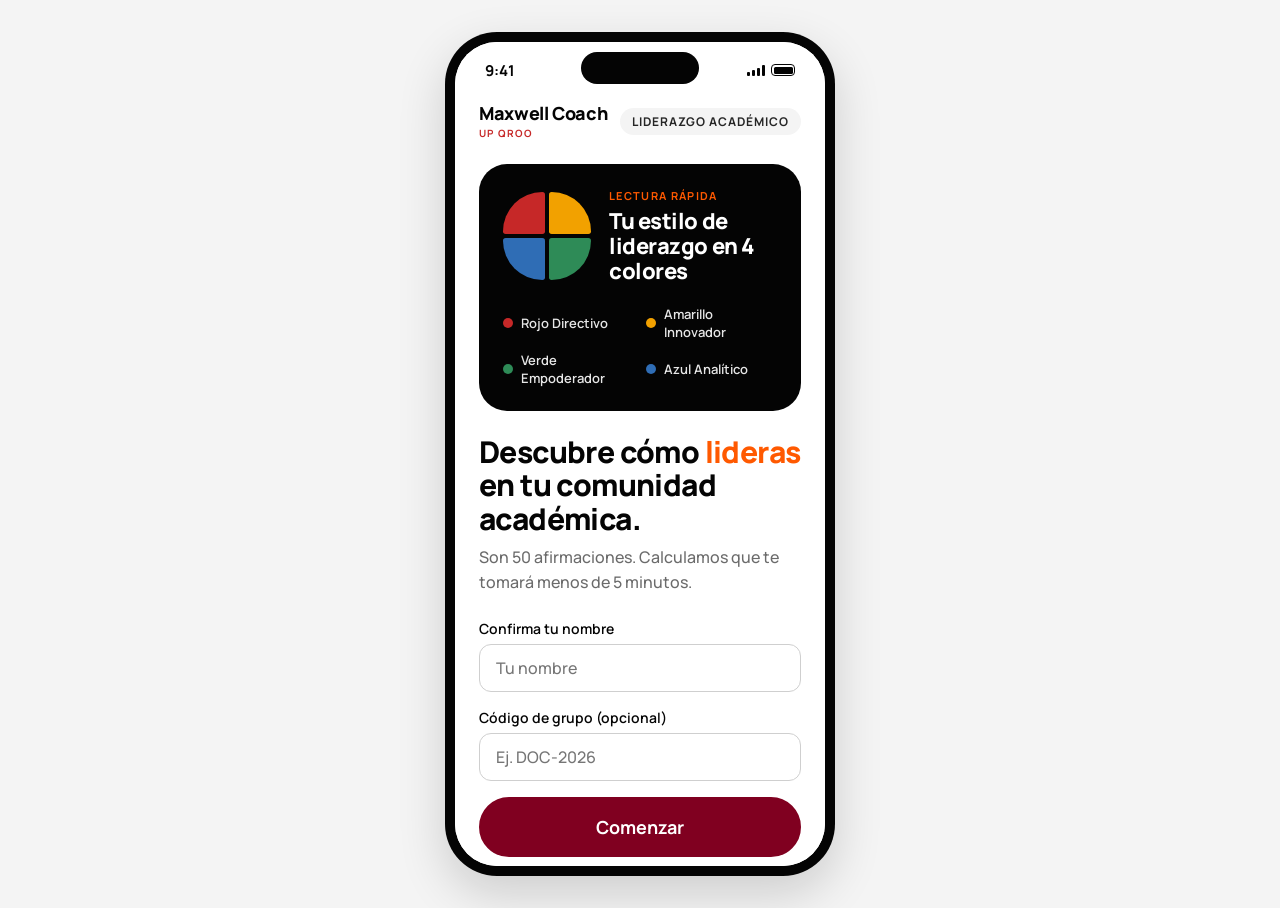
<file: docs/index.html>
<!DOCTYPE html>
<html lang="es-MX">
<head>
<meta charset="utf-8">
<meta name="viewport" content="width=device-width, initial-scale=1, viewport-fit=cover">
<meta name="theme-color" content="#FFFFFF">
<meta name="description" content="Maxwell Coach · UP QROO. Descubre tu estilo de liderazgo académico en 4 colores.">
<title>Maxwell Coach · Liderazgo académico</title>
<link rel="icon" href="data:image/svg+xml,%3Csvg xmlns='http://www.w3.org/2000/svg' viewBox='0 0 88 88'%3E%3Cpath fill='%23C62828' d='M42 42H0A42 42 0 0 1 42 0z'/%3E%3Cpath fill='%23F2A100' d='M46 42V0a42 42 0 0 1 42 42z'/%3E%3Cpath fill='%232F6DB5' d='M42 46v42A42 42 0 0 1 0 46z'/%3E%3Cpath fill='%232E8B57' d='M46 46h42a42 42 0 0 1-42 42z'/%3E%3C/svg%3E">
<link rel="stylesheet" href="styles.css?v=5">
<script src="config.js?v=5"></script>
<script src="app.js?v=5" defer></script>
</head>
<body>
<div id="mx-app">
  <div class="device">
    <div class="screen">
      <div class="notch"></div>
      <div class="statusbar" id="statusbar">
        <span>9:41</span>
        <span style="display:flex;align-items:center;gap:6px">
          <span style="display:flex;align-items:flex-end;gap:2px;height:11px"><span style="width:3px;height:4px;background:currentColor;border-radius:1px"></span><span style="width:3px;height:6px;background:currentColor;border-radius:1px"></span><span style="width:3px;height:8px;background:currentColor;border-radius:1px"></span><span style="width:3px;height:11px;background:currentColor;border-radius:1px"></span></span>
          <span style="width:24px;height:12px;border:1.5px solid currentColor;border-radius:4px;padding:1.5px;display:flex"><span style="flex:1;background:currentColor;border-radius:1.5px"></span></span>
        </span>
      </div>
      <div id="view" class="view"></div>
    </div>
  </div>
</div>
<div id="mx-report"></div>
<noscript><p style="padding:24px;font-family:sans-serif">Maxwell Coach necesita JavaScript para funcionar.</p></noscript>
</body>
</html>
</file>
<file: docs/styles.css>
/* Manrope, incluida para no depender de Google Fonts */
@font-face{font-family:"Manrope";font-style:normal;font-weight:200 800;font-display:swap;src:url("fonts/manrope-latin-ext.woff2") format("woff2");unicode-range:U+0100-02BA,U+02BD-02C5,U+02C7-02CC,U+02CE-02D7,U+02DD-02FF,U+0304,U+0308,U+0329,U+1D00-1DBF,U+1E00-1E9F,U+1EF2-1EFF,U+2020,U+20A0-20AB,U+20AD-20C4,U+2113,U+2C60-2C7F,U+A720-A7FF}
@font-face{font-family:"Manrope";font-style:normal;font-weight:200 800;font-display:swap;src:url("fonts/manrope-latin.woff2") format("woff2");unicode-range:U+0000-00FF,U+0131,U+0152-0153,U+02BB-02BC,U+02C6,U+02DA,U+02DC,U+0304,U+0308,U+0329,U+2000-206F,U+20AC,U+2122,U+2191,U+2193,U+2212,U+2215,U+FEFF,U+FFFD}

/* Tokens · sistema de diseño Anáhuac Mayab */
:root{
  --orange:#FF5900;--orange-600:#E04E00;--orange-700:#B83F00;--orange-100:#FFE9DD;--orange-50:#FFF5EF;
  --rich-black:#040404;--raisin-black:#262626;--spanish-gray:#9C9C9C;--white:#FFFFFF;
  --gray-100:#F4F4F4;--gray-200:#E6E6E6;--gray-300:#CFCFCF;--gray-600:#6B6B6B;
  --success:#2E8B57;--warning:#F2A100;--danger:#C62828;--info:#2F6DB5;
  --guinda:#800020;
  --text-strong:var(--rich-black);--text-body:var(--raisin-black);--text-muted:var(--gray-600);
  --border-strong:var(--gray-300);--focus-ring:rgba(255,89,0,.35);
  --radius-md:12px;--radius-lg:20px;--radius-xl:28px;--radius-pill:999px;
  --shadow-lg:0 18px 48px rgba(4,4,4,.16);
  --ease:cubic-bezier(.2,.7,.2,1);--dur-fast:150ms;
  --font-sans:"Manrope",system-ui,-apple-system,"Segoe UI",Helvetica,Arial,sans-serif;
}

*,*::before,*::after{box-sizing:border-box}
html,body{margin:0}
body{background:var(--gray-100);font-family:var(--font-sans);color:var(--text-body);-webkit-font-smoothing:antialiased}
button{font-family:var(--font-sans)}
h1,h2,p{margin:0}

/* Marco de teléfono (escritorio) */
#mx-app{min-height:100vh;display:flex;align-items:center;justify-content:center;padding:32px 16px;background:var(--gray-100)}
.device{position:relative;width:390px;height:844px;border-radius:52px;background:var(--rich-black);padding:10px;box-shadow:var(--shadow-lg);flex:none}
.screen{position:relative;width:100%;height:100%;border-radius:42px;overflow:hidden;background:var(--white);display:flex;flex-direction:column;user-select:none;-webkit-user-select:none}
.notch{position:absolute;top:10px;left:50%;transform:translateX(-50%);width:118px;height:32px;border-radius:999px;background:var(--rich-black);z-index:60}
.statusbar{height:50px;flex:none;display:flex;align-items:center;justify-content:space-between;padding:6px 30px 0;font:700 15px var(--font-sans);color:#040404;background:#FFFFFF;z-index:50}
.view{flex:1;min-height:0;display:flex;flex-direction:column}
.view>*{flex:1;min-height:0}

/* En el teléfono la app ocupa toda la pantalla, sin marco */
@media (max-width:500px),(max-height:700px) and (max-width:900px){
  #mx-app{padding:0;min-height:100dvh;align-items:stretch}
  .device{width:100%;height:100dvh;border-radius:0;padding:0;box-shadow:none;background:transparent}
  .screen{border-radius:0}
  .notch,.statusbar{display:none}
  .view{padding-top:env(safe-area-inset-top);padding-bottom:env(safe-area-inset-bottom)}
}

/* Componentes del sistema de diseño */
.btn{display:inline-flex;align-items:center;justify-content:center;gap:8px;font-family:var(--font-sans);font-weight:700;font-size:16px;padding:12px 26px;border-radius:var(--radius-pill);cursor:pointer;text-decoration:none;transition:all var(--dur-fast) var(--ease);background:var(--orange);color:#fff;border:2px solid var(--orange)}
.btn-sm{font-size:14px;padding:8px 18px}
.btn-lg{font-size:18px;padding:16px 34px}
.btn-outline{background:transparent;color:var(--orange)}
.btn-ghost{background:transparent;color:var(--orange);border-color:transparent}
.btn-guinda,.btn-guinda:hover{background:var(--guinda);border-color:var(--guinda);color:#fff}
.btn-full{width:100%}
.btn-danger{background:var(--danger);border-color:var(--danger);color:#fff}
.btn-danger-outline{color:var(--danger);border-color:var(--danger)}
.btn:disabled{opacity:.45;cursor:not-allowed}
.btn:focus-visible,.icon-btn:focus-visible,.link-btn:focus-visible{outline:none;box-shadow:0 0 0 4px var(--focus-ring)}

.badge{display:inline-block;font:700 12px var(--font-sans);letter-spacing:.08em;text-transform:uppercase;padding:5px 12px;border-radius:var(--radius-pill);background:var(--gray-100);color:var(--raisin-black)}

.field{display:flex;flex-direction:column;gap:6px;font-family:var(--font-sans)}
.field>span:first-child{font-size:14px;font-weight:600;color:var(--text-strong)}
.field input{font:500 16px var(--font-sans);padding:12px 16px;border-radius:var(--radius-md);border:1.5px solid var(--border-strong);outline:none;color:var(--text-strong);background:#fff;transition:all var(--dur-fast) var(--ease);user-select:text;-webkit-user-select:text}
.field input:focus{border-color:var(--orange);box-shadow:0 0 0 4px var(--focus-ring)}
.field.has-error input{border-color:var(--danger)}
.field .err{font-size:12px;color:var(--danger)}

.eyebrow{font:700 11px var(--font-sans);letter-spacing:.12em;text-transform:uppercase}

.icon-btn{width:44px;height:44px;border-radius:999px;border:0;display:flex;align-items:center;justify-content:center;cursor:pointer;flex:none}
.icon-btn.dark{background:var(--raisin-black);color:var(--white)}
.icon-btn.light{background:var(--gray-100);color:var(--rich-black)}

.link-btn{align-self:center;border:0;background:transparent;padding:6px 10px;font:700 13px var(--font-sans);color:var(--text-muted);cursor:pointer;border-radius:8px}

.scroll{overflow-y:auto;-webkit-overflow-scrolling:touch}

/* Cuestionario */
.swipe-card{position:absolute;inset:0;border-radius:28px;padding:28px;display:flex;flex-direction:column;justify-content:space-between;cursor:grab;touch-action:none;box-shadow:0 24px 48px rgba(0,0,0,.45);transition:transform 280ms var(--ease)}
.swipe-card.dragging{transition:none;cursor:grabbing}
.stamp{position:absolute;top:24px;border-radius:12px;padding:6px 12px;font:800 18px var(--font-sans);letter-spacing:.06em;text-transform:uppercase;background:var(--white);pointer-events:none;opacity:0}
.answer-btn{width:68px;height:68px;border-radius:999px;display:flex;align-items:center;justify-content:center;cursor:pointer;transition:transform 150ms var(--ease),background 150ms var(--ease)}
.answer-btn.no{border:2px solid #4a4a4a;background:var(--raisin-black);color:var(--white)}
.answer-btn.yes{border:2px solid var(--orange);background:var(--orange);color:var(--white)}

/* Perfil */
.wedge{cursor:pointer;transition:opacity 150ms}
.style-row{display:grid;grid-template-columns:14px minmax(0,1fr) 44px 16px;align-items:center;gap:12px;padding:16px 0;border:0;border-bottom:1px solid var(--gray-200);background:transparent;cursor:pointer;text-align:left;font-family:var(--font-sans);width:100%}

/* Lista de grupos del panel */
.group-item{display:grid;grid-template-columns:minmax(0,1fr) auto 16px;align-items:center;gap:12px;padding:16px 4px;border:0;border-bottom:1px solid var(--gray-200);background:transparent;cursor:pointer;text-align:left;font-family:var(--font-sans);width:100%}

/* Hover solo con cursor, para que no se quede pegado en pantallas táctiles */
@media (hover:hover){
  .btn-primary:hover{background:var(--orange-600);border-color:var(--orange-600)}
  .btn-outline:hover:not(:disabled){background:var(--orange);color:#fff}
  .btn-danger-outline:hover:not(:disabled){background:var(--danger);color:#fff}
  .icon-btn.dark:hover{background:#3a3a3a}
  .icon-btn.light:hover{background:var(--gray-200)}
  .link-btn:hover{color:var(--guinda)}
  .answer-btn.no:hover{background:#3a3a3a}
  .answer-btn.yes:hover{background:var(--orange-600)}
  .wedge:hover{opacity:.85}
  .style-row:hover{background:var(--orange-50)}
  .group-item:hover{background:var(--orange-50)}
}

/* Reporte PDF */
@page{margin:14mm}
#mx-report{display:none;width:100%;background:#fff;color:#040404;font-family:var(--font-sans)}
@media print{
  html,body{background:#fff!important}
  #mx-app{display:none!important}
  #mx-report{display:block!important}
  *{-webkit-print-color-adjust:exact;print-color-adjust:exact}
}
</file>
